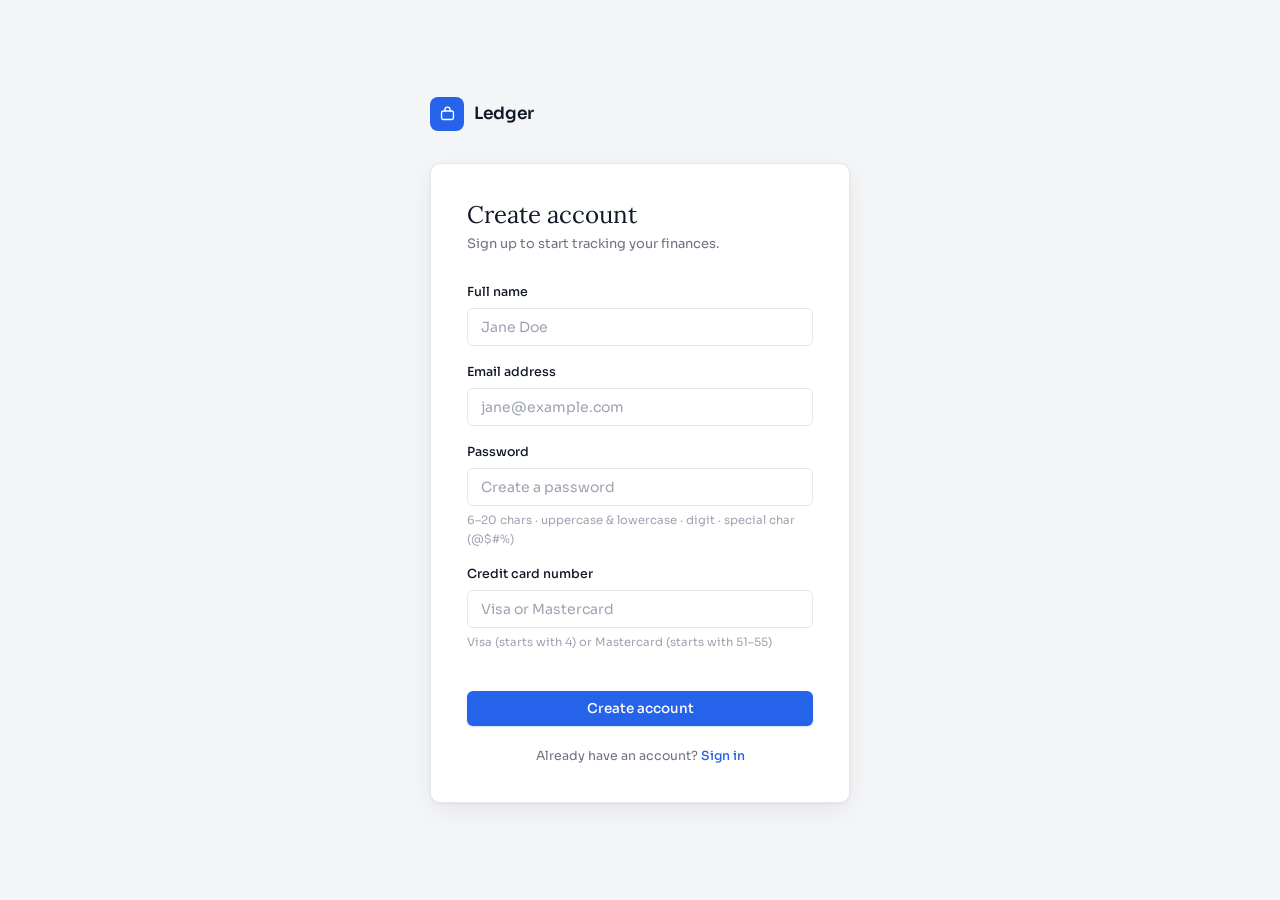
<file: templates/index.html>
<!DOCTYPE html>
<html lang="en">
<head>
  <meta charset="UTF-8" />
  <meta name="viewport" content="width=device-width, initial-scale=1.0" />
  <title>Ledger — Personal Finance</title>
  <link
    href="https://fonts.googleapis.com/css2?family=Sora:wght@300;400;500;600&family=Lora:ital,wght@0,400;1,400&display=swap"
    rel="stylesheet"
  />
  <link rel="stylesheet" href="/static/style.css" />
</head>
<body>

  <div id="screen-register" class="screen active">
    <div class="auth-container">
      <div class="brand">
        <div class="brand-icon">
          <svg viewBox="0 0 20 20" fill="none">
            <rect x="3" y="7" width="14" height="10" rx="2" stroke="currentColor" stroke-width="1.6"/>
            <path d="M7 7V5.5a3 3 0 016 0V7" stroke="currentColor" stroke-width="1.6" stroke-linecap="round"/>
          </svg>
        </div>
        <span class="brand-name">Ledger</span>
      </div>
      <div class="auth-card">
        <div class="auth-header">
          <h1 class="auth-title">Create account</h1>
          <p class="auth-subtitle">Sign up to start tracking your finances.</p>
        </div>
        <div id="reg-alert" class="alert" role="alert"></div>
        <div class="form-group">
          <label for="reg-name">Full name</label>
          <input id="reg-name" type="text" placeholder="Jane Doe" autocomplete="name" />
        </div>
        <div class="form-group">
          <label for="reg-email">Email address</label>
          <input id="reg-email" type="email" placeholder="jane@example.com" autocomplete="email" />
        </div>
        <div class="form-group">
          <label for="reg-password">Password</label>
          <input id="reg-password" type="password" placeholder="Create a password" autocomplete="new-password" />
          <p class="form-hint">6–20 chars · uppercase &amp; lowercase · digit · special char (@$#%)</p>
        </div>
        <div class="form-group">
          <label for="reg-cc">Credit card number</label>
          <input id="reg-cc" type="text" placeholder="Visa or Mastercard" autocomplete="cc-number" />
          <p class="form-hint">Visa (starts with 4) or Mastercard (starts with 51–55)</p>
        </div>
        <button class="btn btn-primary btn-block" onclick="doRegister()">Create account</button>
        <p class="auth-switch">
          Already have an account? <a onclick="showScreen('login')">Sign in</a>
        </p>
      </div>
    </div>
  </div>

  <div id="screen-login" class="screen">
    <div class="auth-container">
      <div class="brand">
        <div class="brand-icon">
          <svg viewBox="0 0 20 20" fill="none">
            <rect x="3" y="7" width="14" height="10" rx="2" stroke="currentColor" stroke-width="1.6"/>
            <path d="M7 7V5.5a3 3 0 016 0V7" stroke="currentColor" stroke-width="1.6" stroke-linecap="round"/>
          </svg>
        </div>
        <span class="brand-name">Ledger</span>
      </div>
      <div class="auth-card">
        <div class="auth-header">
          <h1 class="auth-title">Welcome back</h1>
          <p class="auth-subtitle">Sign in to your account.</p>
        </div>
        <div id="login-alert" class="alert" role="alert"></div>
        <div id="attempts-badge" class="attempts-badge"></div>
        <div class="form-group">
          <label for="login-email">Email address</label>
          <input id="login-email" type="email" placeholder="jane@example.com" autocomplete="email" />
        </div>
        <div class="form-group">
          <label for="login-password">Password</label>
          <input
            id="login-password"
            type="password"
            placeholder="Your password"
            autocomplete="current-password"
            onkeydown="if(event.key==='Enter') doLogin()"
          />
        </div>
        <div class="btn-row">
          <button class="btn btn-primary" style="flex:1" onclick="doLogin()">Sign in</button>
          <button class="btn btn-ghost" onclick="showScreen('register')">Back</button>
        </div>
        <p class="auth-switch">
          Don't have an account? <a onclick="showScreen('register')">Register</a>
        </p>
      </div>
    </div>
  </div>

  <div id="screen-dashboard" class="screen">
    <div class="dash-layout">
      <aside class="sidebar">
        <div class="sidebar-brand">
          <div class="brand-icon small">
            <svg viewBox="0 0 20 20" fill="none">
              <rect x="3" y="7" width="14" height="10" rx="2" stroke="currentColor" stroke-width="1.6"/>
              <path d="M7 7V5.5a3 3 0 016 0V7" stroke="currentColor" stroke-width="1.6" stroke-linecap="round"/>
            </svg>
          </div>
          <span class="brand-name">Ledger</span>
        </div>
        <div class="balance-widget">
          <p class="balance-label">Total Balance</p>
          <p class="balance-amount" id="sb-balance">€0.00</p>
          <p class="balance-card" id="sb-card">—</p>
        </div>
        <nav class="sidebar-nav">
          <button class="nav-btn active" data-panel="panel-add" onclick="switchPanel(this)">
            <svg viewBox="0 0 20 20" fill="none" stroke="currentColor" stroke-width="1.6" stroke-linecap="round">
              <circle cx="10" cy="10" r="7.5"/>
              <line x1="10" y1="6.5" x2="10" y2="13.5"/>
              <line x1="6.5" y1="10" x2="13.5" y2="10"/>
            </svg>
            Add Transaction
          </button>
          <button class="nav-btn" data-panel="panel-list" onclick="switchPanel(this)">
            <svg viewBox="0 0 20 20" fill="none" stroke="currentColor" stroke-width="1.6" stroke-linecap="round">
              <rect x="3.5" y="3.5" width="13" height="13" rx="2"/>
              <line x1="6.5" y1="7.5" x2="13.5" y2="7.5"/>
              <line x1="6.5" y1="10"  x2="13.5" y2="10"/>
              <line x1="6.5" y1="12.5" x2="10"  y2="12.5"/>
            </svg>
            Transactions
          </button>
          <button class="nav-btn" data-panel="panel-cat" onclick="switchPanel(this)">
            <svg viewBox="0 0 20 20" fill="none" stroke="currentColor" stroke-width="1.6" stroke-linecap="round">
              <polyline points="2.5,14 7,9 10,12 13.5,7.5 17.5,11.5"/>
              <line x1="2.5" y1="17" x2="17.5" y2="17"/>
            </svg>
            By Category
          </button>
        </nav>
        <div class="sidebar-footer">
          <div class="user-chip">
            <div class="user-avatar" id="sb-avatar">J</div>
            <span id="sb-name" class="user-name">—</span>
          </div>
          <button class="signout-btn" onclick="doLogout()" title="Sign out">
            <svg viewBox="0 0 20 20" fill="none" stroke="currentColor" stroke-width="1.6" stroke-linecap="round">
              <path d="M13 3h3.5a1 1 0 011 1v12a1 1 0 01-1 1H13"/>
              <polyline points="8.5,13.5 13,10 8.5,6.5"/>
              <line x1="3" y1="10" x2="13" y2="10"/>
            </svg>
          </button>
        </div>
      </aside>

      <main class="dash-main">
        <div id="panel-add" class="panel active">
          <div class="panel-header">
            <h2 class="panel-title">New Transaction</h2>
            <p class="panel-sub">Record an income or an expense below.</p>
          </div>
          <div id="tx-alert" class="alert" role="alert"></div>
          <div class="form-grid">
            <div class="form-group">
              <label for="tx-amount">Amount (€)</label>
              <input id="tx-amount" type="number" placeholder="0.00" step="0.01" />
              <p class="form-hint">Use a negative value for expenses, e.g. −42.50</p>
            </div>
            <div class="form-group">
              <label for="tx-cat">Category</label>
              <input id="tx-cat" type="text" placeholder="e.g. Groceries" />
            </div>
            <div class="form-group form-group--full">
              <label for="tx-desc">Description</label>
              <input id="tx-desc" type="text" placeholder="Optional note…" />
            </div>
          </div>
          <button class="btn btn-primary" onclick="doAddTx()" style="margin-top:24px">
            Add transaction
          </button>
        </div>

        <div id="panel-list" class="panel">
          <div class="panel-header">
            <h2 class="panel-title">Transactions</h2>
            <p class="panel-sub">All entries, sorted by most recent.</p>
          </div>
          <div class="tx-table">
            <div class="tx-thead">
              <span>Description</span>
              <span>Category</span>
              <span>Date</span>
              <span class="align-right">Amount</span>
            </div>
            <div id="tx-tbody"></div>
          </div>
        </div>

        <div id="panel-cat" class="panel">
          <div class="panel-header">
            <h2 class="panel-title">By Category</h2>
            <p class="panel-sub">Calculate the total for any category.</p>
          </div>
          <div class="cat-form">
            <div class="form-group" style="max-width:320px">
              <label for="cat-input">Category</label>
              <input
                id="cat-input"
                type="text"
                placeholder="e.g. Groceries"
                onkeydown="if(event.key==='Enter') doFilterCat()"
              />
            </div>
            <button class="btn btn-primary" onclick="doFilterCat()">Calculate</button>
          </div>
          <div id="cat-result" class="cat-result"></div>
        </div>
      </main>
    </div>
  </div>

  <script src="/static/app.js"></script>
</body>
</html>
</file>
<file: static/style.css>
:root {
  --bg:         #f4f5f7;
  --surface:    #ffffff;
  --border:     #e5e7eb;
  --border-med: #cbd5e1;
  --text:       #111827;
  --muted:      #6b7280;
  --faint:      #9ca3af;
  --accent:     #2563eb;
  --accent-hov: #1d4ed8;
  --accent-soft:#eff6ff;
  --red:        #dc2626;
  --red-soft:   #fef2f2;
  --red-border: #fecaca;
  --green:      #16a34a;
  --green-soft: #f0fdf4;
  --green-border:#bbf7d0;
  --radius:     10px;
  --radius-sm:  6px;
  --shadow:     0 1px 3px rgba(0,0,0,.05), 0 8px 24px rgba(0,0,0,.06);
  --font:       'Sora', sans-serif;
  --serif:      'Lora', Georgia, serif;
  --sidebar-w:  248px;
}

*, *::before, *::after { box-sizing: border-box; margin: 0; padding: 0; }

body {
  font-family: var(--font);
  font-size: 14px;
  line-height: 1.6;
  background: var(--bg);
  color: var(--text);
  min-height: 100vh;
  -webkit-font-smoothing: antialiased;
}

.screen { display: none; min-height: 100vh; }
.screen.active {
  display: flex;
  align-items: center;
  justify-content: center;
  padding: 40px 16px;
  animation: screenIn .3s ease both;
}
#screen-dashboard.active {
  align-items: flex-start;
  padding: 0;
}

@keyframes screenIn {
  from { opacity: 0; transform: translateY(12px); }
  to   { opacity: 1; transform: translateY(0); }
}

.brand {
  display: flex;
  align-items: center;
  gap: 10px;
  margin-bottom: 32px;
}
.brand-name {
  font-size: 17px;
  font-weight: 600;
  letter-spacing: -0.02em;
  color: var(--text);
}
.brand-icon {
  width: 34px;
  height: 34px;
  background: var(--accent);
  border-radius: 8px;
  display: grid;
  place-items: center;
  color: #fff;
  flex-shrink: 0;
}
.brand-icon svg { width: 17px; height: 17px; }
.brand-icon.small { width: 28px; height: 28px; }
.brand-icon.small svg { width: 14px; height: 14px; }

.auth-container { width: 100%; max-width: 420px; }

.auth-card {
  background: var(--surface);
  border: 1px solid var(--border);
  border-radius: var(--radius);
  padding: 36px;
  box-shadow: var(--shadow);
}

.auth-header { margin-bottom: 28px; }

.auth-title {
  font-family: var(--serif);
  font-size: 24px;
  font-weight: 400;
  line-height: 1.25;
  color: var(--text);
  margin-bottom: 4px;
}

.auth-subtitle { font-size: 13px; color: var(--muted); }

.auth-switch {
  margin-top: 20px;
  font-size: 12.5px;
  color: var(--muted);
  text-align: center;
}
.auth-switch a {
  color: var(--accent);
  font-weight: 500;
  cursor: pointer;
  text-decoration: none;
}
.auth-switch a:hover { text-decoration: underline; }

.form-group { margin-bottom: 16px; }
.form-group:last-child { margin-bottom: 0; }

label {
  display: block;
  font-size: 12.5px;
  font-weight: 500;
  color: var(--text);
  margin-bottom: 6px;
}

input[type="text"],
input[type="email"],
input[type="password"],
input[type="number"] {
  width: 100%;
  font-family: var(--font);
  font-size: 14px;
  color: var(--text);
  background: var(--surface);
  border: 1.5px solid var(--border);
  border-radius: var(--radius-sm);
  padding: 9px 13px;
  outline: none;
  transition: border-color .15s, box-shadow .15s;
}
input::placeholder { color: var(--faint); }
input:focus {
  border-color: var(--accent);
  box-shadow: 0 0 0 3px rgba(37,99,235,.1);
}

.form-hint { font-size: 11.5px; color: var(--faint); margin-top: 5px; }

.form-grid {
  display: grid;
  grid-template-columns: 1fr 1fr;
  gap: 16px;
}
.form-group--full { grid-column: 1 / -1; }

.btn {
  display: inline-flex;
  align-items: center;
  justify-content: center;
  font-family: var(--font);
  font-size: 13.5px;
  font-weight: 500;
  border: none;
  border-radius: var(--radius-sm);
  padding: 9px 20px;
  cursor: pointer;
  transition: background .15s, border-color .15s, color .15s, transform .1s;
  white-space: nowrap;
}
.btn:active { transform: scale(.98); }

.btn-primary {
  background: var(--accent);
  color: #fff;
  box-shadow: 0 1px 2px rgba(37,99,235,.2);
}
.btn-primary:hover { background: var(--accent-hov); }

.btn-ghost {
  background: transparent;
  color: var(--muted);
  border: 1.5px solid var(--border);
}
.btn-ghost:hover { border-color: var(--border-med); color: var(--text); }

.btn-block { width: 100%; margin-top: 24px; }
.btn-row { display: flex; gap: 10px; margin-top: 24px; }

.alert {
  display: none;
  align-items: center;
  gap: 9px;
  padding: 10px 14px;
  border-radius: var(--radius-sm);
  font-size: 13px;
  margin-bottom: 20px;
  border: 1px solid transparent;
}
.alert.show { display: flex; }
.alert.is-error   { background: var(--red-soft);   border-color: var(--red-border);   color: #991b1b; }
.alert.is-success { background: var(--green-soft);  border-color: var(--green-border); color: #166534; }
.alert.is-info    { background: var(--accent-soft); border-color: #bfdbfe;             color: var(--accent); }
.alert-icon { font-size: 14px; flex-shrink: 0; }

.attempts-badge {
  display: none;
  font-size: 12px;
  font-weight: 500;
  color: var(--red);
  background: var(--red-soft);
  border: 1px solid var(--red-border);
  border-radius: 20px;
  padding: 3px 11px;
  width: fit-content;
  margin-bottom: 16px;
}

.dash-layout {
  display: grid;
  grid-template-columns: var(--sidebar-w) 1fr;
  min-height: 100vh;
  width: 100%;
}

.sidebar {
  background: var(--surface);
  border-right: 1px solid var(--border);
  display: flex;
  flex-direction: column;
  padding: 24px 16px;
  position: sticky;
  top: 0;
  height: 100vh;
}

.sidebar-brand {
  display: flex;
  align-items: center;
  gap: 9px;
  padding: 0 8px;
  margin-bottom: 28px;
}

.balance-widget {
  background: var(--accent);
  border-radius: var(--radius);
  padding: 18px;
  margin-bottom: 24px;
  color: #fff;
}
.balance-label {
  font-size: 11px;
  font-weight: 500;
  opacity: .7;
  text-transform: uppercase;
  letter-spacing: .04em;
  margin-bottom: 6px;
}
.balance-amount {
  font-family: var(--serif);
  font-size: 26px;
  font-weight: 400;
  line-height: 1;
  margin-bottom: 10px;
}
.balance-amount.is-negative { color: #fca5a5; }
.balance-card { font-size: 11px; opacity: .6; letter-spacing: .08em; }

.sidebar-nav { display: flex; flex-direction: column; gap: 2px; flex: 1; }

.nav-btn {
  display: flex;
  align-items: center;
  gap: 10px;
  width: 100%;
  padding: 9px 12px;
  border: none;
  border-radius: var(--radius-sm);
  background: transparent;
  color: var(--muted);
  font-family: var(--font);
  font-size: 13.5px;
  font-weight: 500;
  cursor: pointer;
  transition: background .12s, color .12s;
  text-align: left;
}
.nav-btn svg { width: 16px; height: 16px; flex-shrink: 0; }
.nav-btn:hover { background: var(--bg); color: var(--text); }
.nav-btn.active { background: var(--accent-soft); color: var(--accent); }

.sidebar-footer {
  display: flex;
  align-items: center;
  justify-content: space-between;
  padding: 12px 4px 4px;
  border-top: 1px solid var(--border);
  margin-top: 8px;
}
.user-chip { display: flex; align-items: center; gap: 9px; overflow: hidden; }
.user-avatar {
  width: 30px;
  height: 30px;
  background: var(--accent-soft);
  border-radius: 50%;
  display: grid;
  place-items: center;
  font-size: 12px;
  font-weight: 600;
  color: var(--accent);
  flex-shrink: 0;
}
.user-name {
  font-size: 13px;
  font-weight: 500;
  white-space: nowrap;
  overflow: hidden;
  text-overflow: ellipsis;
  max-width: 120px;
}
.signout-btn {
  background: none;
  border: none;
  cursor: pointer;
  color: var(--faint);
  padding: 6px;
  border-radius: var(--radius-sm);
  transition: color .15s, background .15s;
  display: grid;
  place-items: center;
}
.signout-btn svg { width: 16px; height: 16px; }
.signout-btn:hover { color: var(--red); background: var(--red-soft); }

.dash-main { padding: 40px 48px; max-width: 780px; }

.panel { display: none; }
.panel.active { display: block; animation: panelIn .25s ease both; }
@keyframes panelIn {
  from { opacity: 0; transform: translateY(8px); }
  to   { opacity: 1; transform: translateY(0); }
}

.panel-header { margin-bottom: 28px; }
.panel-title {
  font-family: var(--serif);
  font-size: 22px;
  font-weight: 400;
  margin-bottom: 4px;
}
.panel-sub { font-size: 13px; color: var(--muted); }

.tx-table { width: 100%; }
.tx-thead {
  display: grid;
  grid-template-columns: 2fr 1.2fr 1.2fr 100px;
  padding: 0 14px 10px;
  font-size: 11px;
  font-weight: 600;
  letter-spacing: .06em;
  text-transform: uppercase;
  color: var(--faint);
  border-bottom: 1px solid var(--border);
}
.tx-thead .align-right { text-align: right; }

.tx-row {
  display: grid;
  grid-template-columns: 2fr 1.2fr 1.2fr 100px;
  align-items: center;
  padding: 13px 14px;
  border-radius: var(--radius-sm);
  transition: background .12s;
}
.tx-row:hover { background: var(--bg); }
.tx-desc { font-size: 13.5px; font-weight: 500; }
.tx-badge {
  display: inline-block;
  font-size: 11.5px;
  font-weight: 500;
  padding: 3px 10px;
  background: var(--bg);
  border: 1px solid var(--border);
  border-radius: 20px;
  color: var(--muted);
}
.tx-date { font-size: 12.5px; color: var(--muted); }
.tx-amount { font-size: 14px; font-weight: 600; text-align: right; }
.tx-amount.is-positive { color: var(--green); }
.tx-amount.is-negative { color: var(--red); }

.empty-state { text-align: center; padding: 60px 20px; color: var(--faint); }
.empty-icon {
  width: 48px;
  height: 48px;
  background: var(--bg);
  border: 1px solid var(--border);
  border-radius: 12px;
  display: grid;
  place-items: center;
  margin: 0 auto 14px;
}
.empty-icon svg { width: 22px; height: 22px; }
.empty-state p { font-size: 13px; }

.cat-form { display: flex; align-items: flex-end; gap: 14px; flex-wrap: wrap; }
.cat-form .form-group { margin-bottom: 0; flex: 1; min-width: 200px; }

.cat-result {
  display: none;
  margin-top: 28px;
  padding: 22px 24px;
  background: var(--accent-soft);
  border: 1px solid #bfdbfe;
  border-radius: var(--radius);
  animation: panelIn .2s ease both;
}
.cat-result.show { display: block; }
.cat-result-label { font-size: 12px; font-weight: 500; color: var(--accent); margin-bottom: 6px; }
.cat-result-amount {
  font-family: var(--serif);
  font-size: 32px;
  font-weight: 400;
  color: var(--accent);
}

@media (max-width: 700px) {
  .dash-layout { grid-template-columns: 1fr; }
  .sidebar {
    position: static;
    height: auto;
    flex-direction: row;
    flex-wrap: wrap;
    border-right: none;
    border-bottom: 1px solid var(--border);
    padding: 12px;
    gap: 8px;
  }
  .sidebar-brand { margin-bottom: 0; }
  .balance-widget { display: none; }
  .sidebar-nav { flex-direction: row; flex: none; gap: 4px; }
  .sidebar-footer { margin-top: 0; border-top: none; padding: 0; margin-left: auto; }
  .dash-main { padding: 24px 20px; }
  .form-grid { grid-template-columns: 1fr; }
  .tx-thead, .tx-row { grid-template-columns: 1fr auto; }
  .tx-thead > *:nth-child(3),
  .tx-row  > *:nth-child(3) { display: none; }
}
</file>
